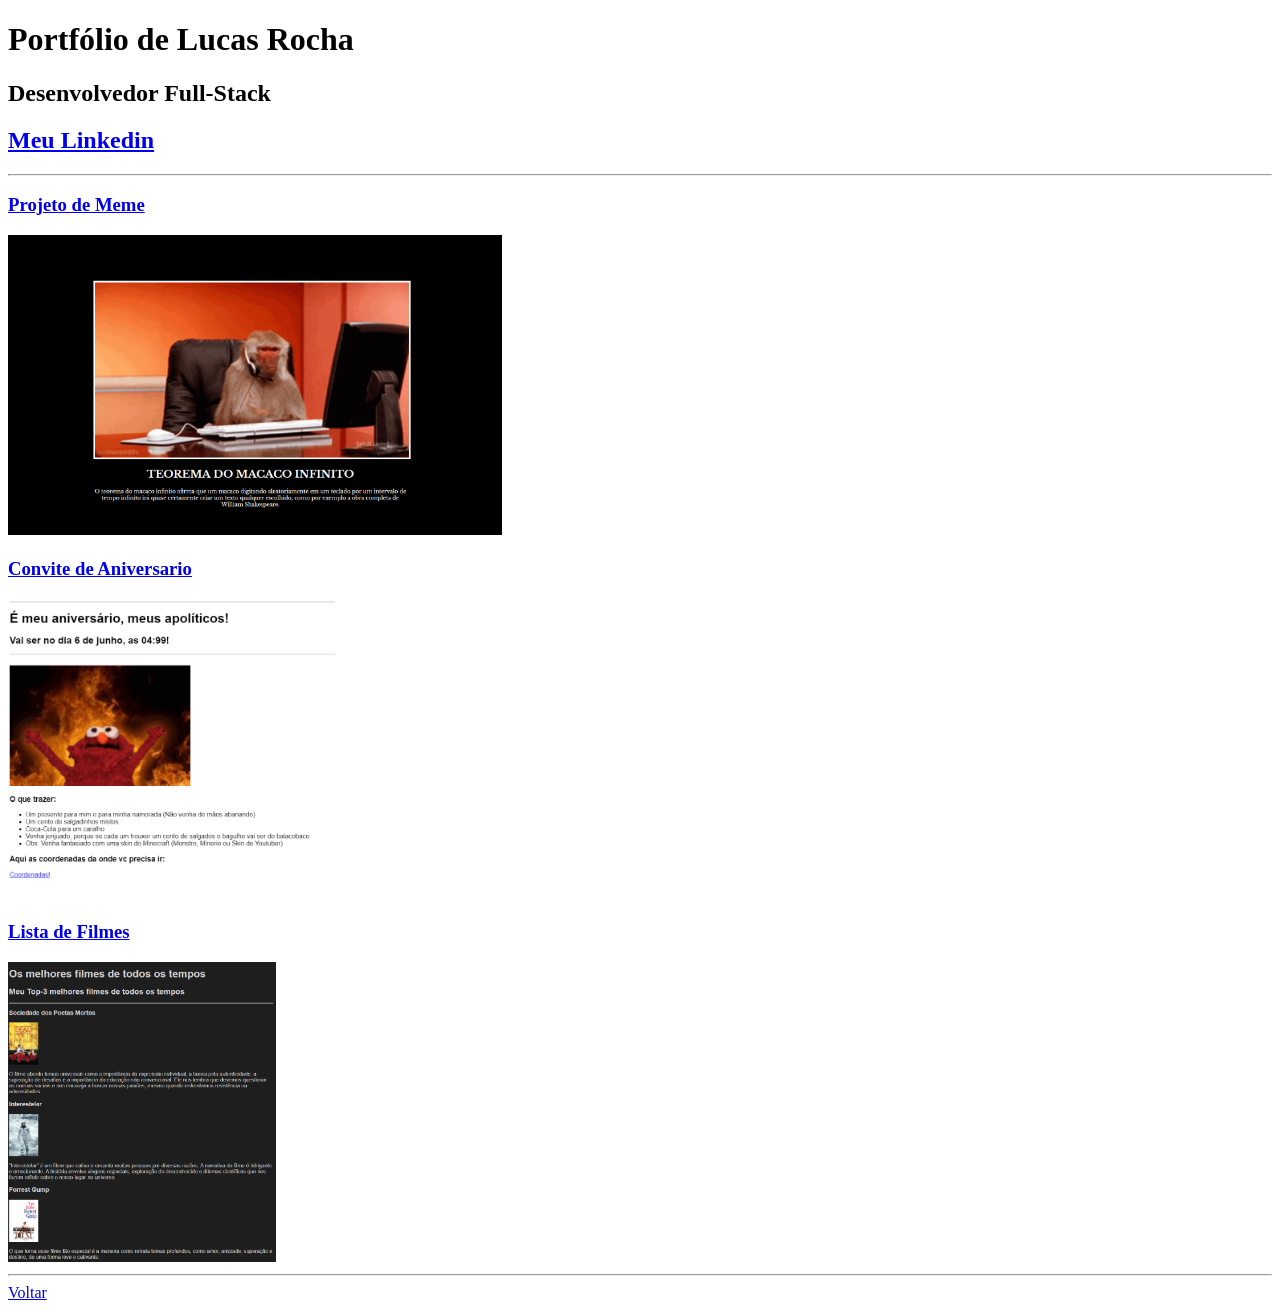
<file: 4.3 HTML Porfolio Project/index.html>
<!DOCTYPE html>
<html lang="pt-br">

<head>
  <meta charset="UTF-8">
  <meta http-equiv="X-UA-Compatible" content="IE=edge">
  <meta name="viewport" content="width=device-width, initial-scale=1.0">
  <link rel="stylesheet" href="style.css">
  <title>Lucas Rocha</title>
</head>

<body>
  <h1>Portfólio de Lucas Rocha</h1>
  <h2>Desenvolvedor Full-Stack</h2>
  <a href="https://www.linkedin.com/in/lucas-rocha-dos-santos-3baa8120b/" target="_blank">
    <h2>Meu Linkedin</h2>
  </a>
  <hr>
  <a href="./public/Motivation Meme Project/index.html">
    <h3>Projeto de Meme</h3>
  </a>
  <img src="./assets/images/meme.jpeg" alt="Projeto de Meme">


  <a href="public/birthday invite/index.html" target="_blank">
    <h3>Convite de Aniversario</h3>
  </a>
  <img src="./assets/images/birthday-invite.png" alt="Projeto de convite para aniversário">

  <a href="./public/movie-ranking/index.html" target="_blank">
    <h3>Lista de Filmes</h3>
  </a>
  <img src="./assets/images/movie-ranking.png" alt="Projeto de Lista de Filmes"></a>

  <hr>
  <a href="../index.html">Voltar</a>

</body>

</html>
</file>
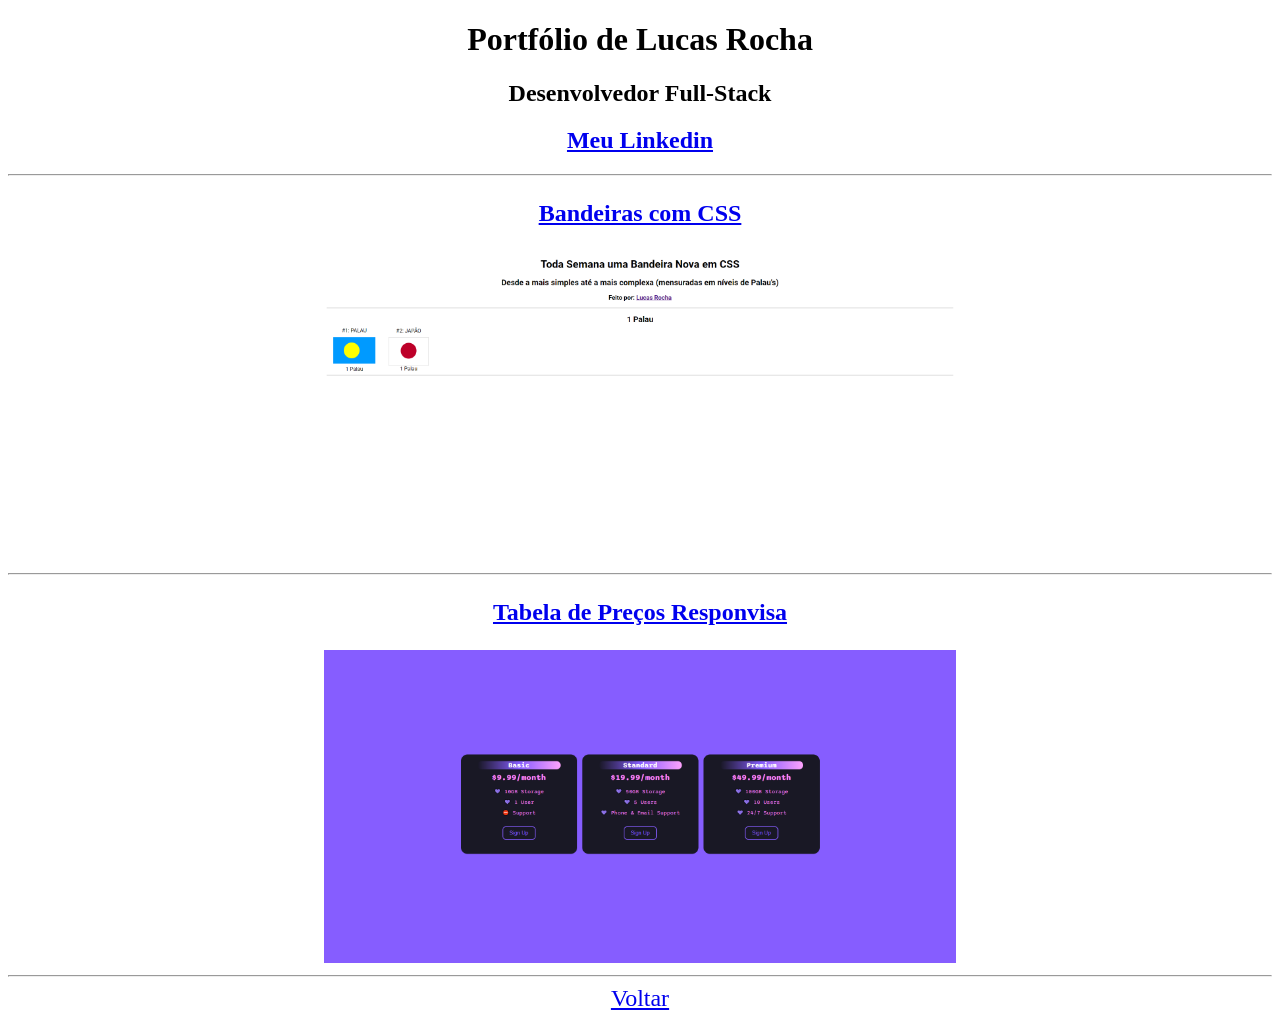
<file: projetos/index.html>
<!DOCTYPE html>
<html lang="pt-br">

<head>
  <meta charset="UTF-8">
  <meta http-equiv="X-UA-Compatible" content="IE=edge">
  <meta name="viewport" content="width=device-width, initial-scale=1.0">
  <link rel="stylesheet" href="style.css">
  <title>Lucas Rocha</title>
</head>

<body>
  <div class="intro">
    <h1>Portfólio de Lucas Rocha</h1>
    <h2>Desenvolvedor Full-Stack</h2>
    <a href="https://www.linkedin.com/in/lucas-rocha-dos-santos-3baa8120b/" target="_blank">
      <h2>Meu Linkedin</h2>
    </a>
  </div>
  <hr>
  <div class="projeto">
    <a href="./public/CSS Flags/index.html"><h3>Bandeiras com CSS</h3></a>
    <a href="./public/CSS Flags/index.html"><img src="./assets/images/css-flags.PNG" alt="Projeto de Bandeiras feitas com CSS"></a>
  </div>
  <hr>
  
  <div class="projeto">
    <a href="./public/Pricing Table/index.html" target="_blank">
      <h3>Tabela de Preços Responvisa</h3>
    </a>
    <a href="./public/Pricing Table/index.html""><img src="./assets/images/pracing-table.PNG" alt="Projeto de Tabela de Preços"></a></a>
  </div>
  <hr>
  <div class="back"><a href="../index.html">Voltar</a></div>

</body>

</html>
</file>
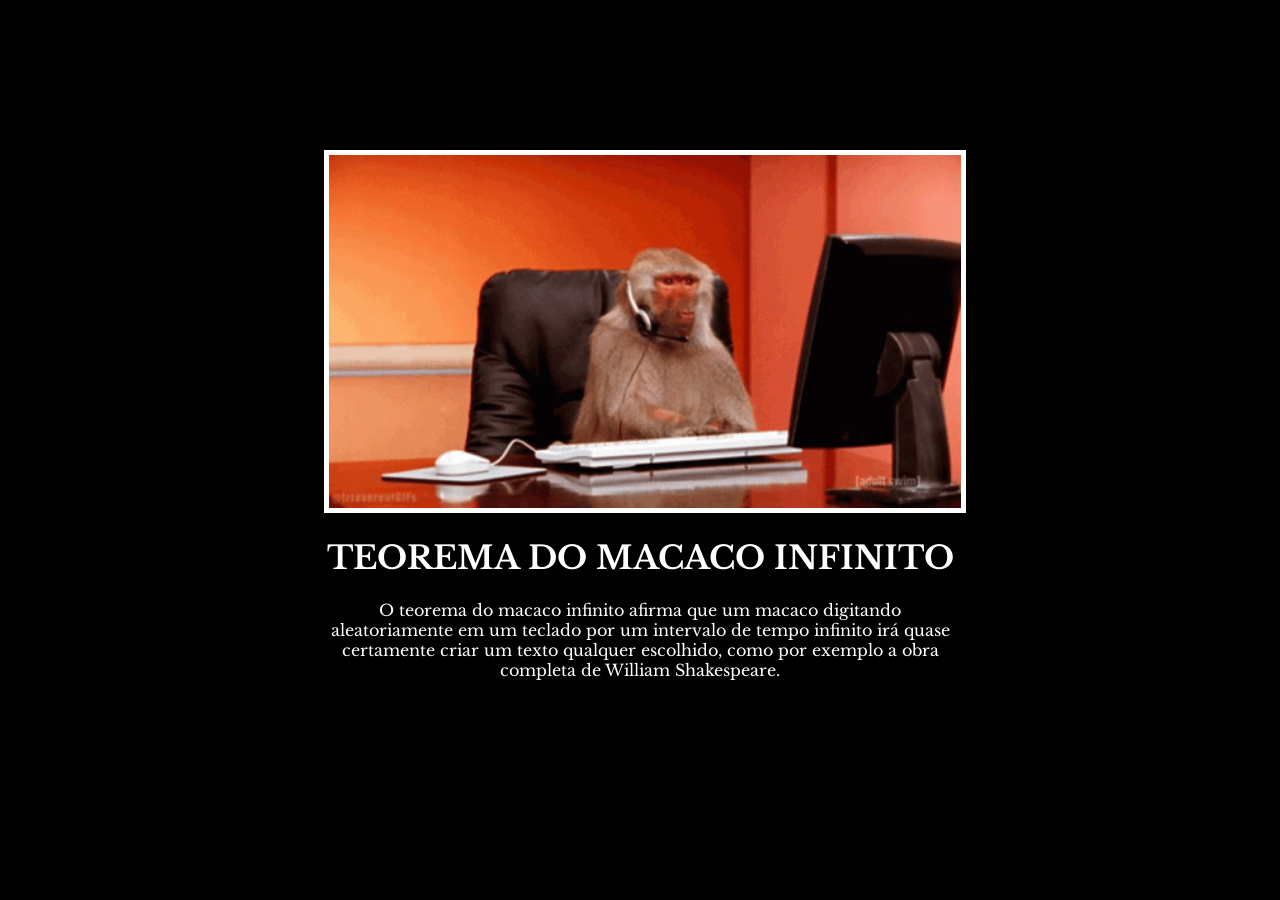
<file: public/Motivation Meme Project/index.html>
<!-- 
  TODO: Create a motivational post website.
Style it how ever you like. 
Look at the goal image for inspiration.
But it must have the following features:
1. The main h1 text should be using the Regular Libre Baskerville Font from Google Fonts:
  https://fonts.google.com/specimen/Libre+Baskerville
2. The text should be white and background black.
3. Add your own image into the images folder inside assets. It should have a 5px white border.
4. The text should be center aligned.
5. Create a div to contain the h1, p and img elements. Adjust the margins so that the image and text are centered on the page. 
  Hint: You horizontally center a div by giving it a width of 50% and a margin-left of 25%.
  Hint: Set the image to have a width of 100% so it fills the div. 
6. Read about the text-transform property on MDN docs to make the h1 uppercase with CSS.
  https://developer.mozilla.org/en-US/docs/Web/CSS/text-transform 
-->

<!DOCTYPE html>
<html lang="pt-br">

<head>
  <meta charset="UTF-8">
  <meta http-equiv="X-UA-Compatible" content="IE=edge">
  <meta name="viewport" content="width=device-width, initial-scale=1.0">
  <link rel="stylesheet" href="style.css">
  <title>Teorema do Macaco Infinito</title>
  <link rel="preconnect" href="https://fonts.googleapis.com">
  <link rel="preconnect" href="https://fonts.gstatic.com" crossorigin>
  <link href="https://fonts.googleapis.com/css2?family=Libre+Baskerville:wght@400;700&display=swap" rel="stylesheet">
</head>

<body>
  <div class="container">
    <img src="./assets/images/monkey-adult-swim.gif" alt="Macaco digitando em um computador">
    <h1>Teorema do Macaco Infinito</h1>
    <p>O teorema do macaco infinito afirma que um macaco digitando aleatoriamente em um teclado por um intervalo de tempo infinito irá quase certamente criar um texto qualquer escolhido, como por exemplo a obra completa de William Shakespeare. </p>
  </div>
</body>

</html>
</file>
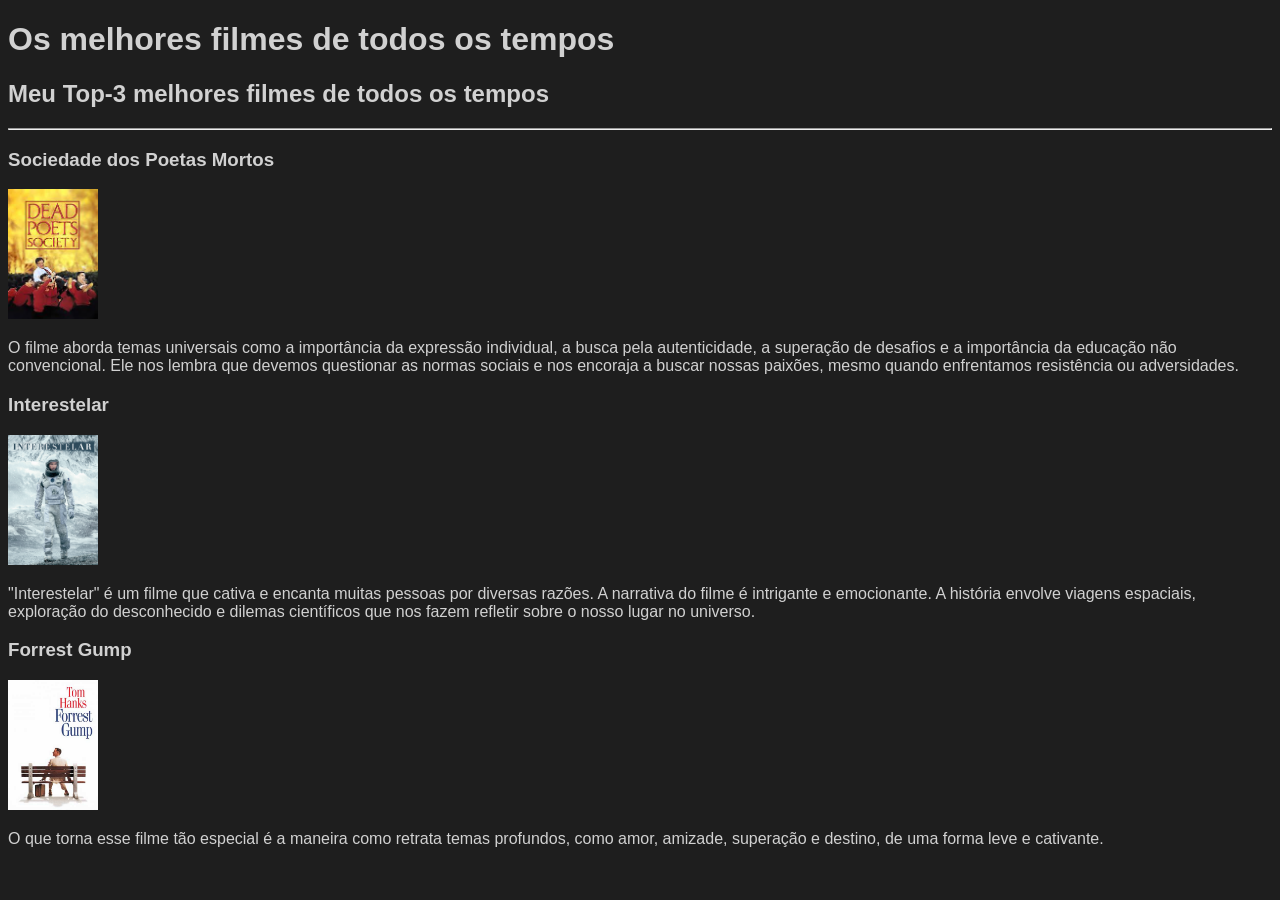
<file: public/movie-ranking/index.html>
<!DOCTYPE html>
<html lang="pt-br">

<head>
  <meta charset="UTF-8">
  <meta http-equiv="X-UA-Compatible" content="IE=edge">
  <meta name="viewport" content="width=device-width, initial-scale=1.0">
  <title>Filmes</title>
  <link rel="stylesheet" href="style.css">
</head>

<body>
  <h1>Os melhores filmes de todos os tempos</h1>
  <h2>Meu Top-3 melhores filmes de todos os tempos</h2>
  <hr>
  <h3>Sociedade dos Poetas Mortos</h3>
  <img src="./images/dead-poets-society.jpg">
  <p>O filme aborda temas universais como a importância da expressão individual, a busca pela autenticidade, a superação de desafios e a importância da educação não convencional. Ele nos lembra que devemos questionar as normas sociais e nos encoraja a buscar nossas paixões, mesmo quando enfrentamos resistência ou adversidades.</p>
  <h3>Interestelar</h3>
  <img src="./images/interestelar.jpg">
  <p>"Interestelar" é um filme que cativa e encanta muitas pessoas por diversas razões. A narrativa do filme é intrigante e emocionante. A história envolve viagens espaciais, exploração do desconhecido e dilemas científicos que nos fazem refletir sobre o nosso lugar no universo.</p>
  <h3>Forrest Gump</h3>
  <img src="./images/ForrestGumpPoster.jpg">
  <p>O que torna esse filme tão especial é a maneira como retrata temas profundos, como amor, amizade, superação e destino, de uma forma leve e cativante.</p>

</body>

</html>
</file>
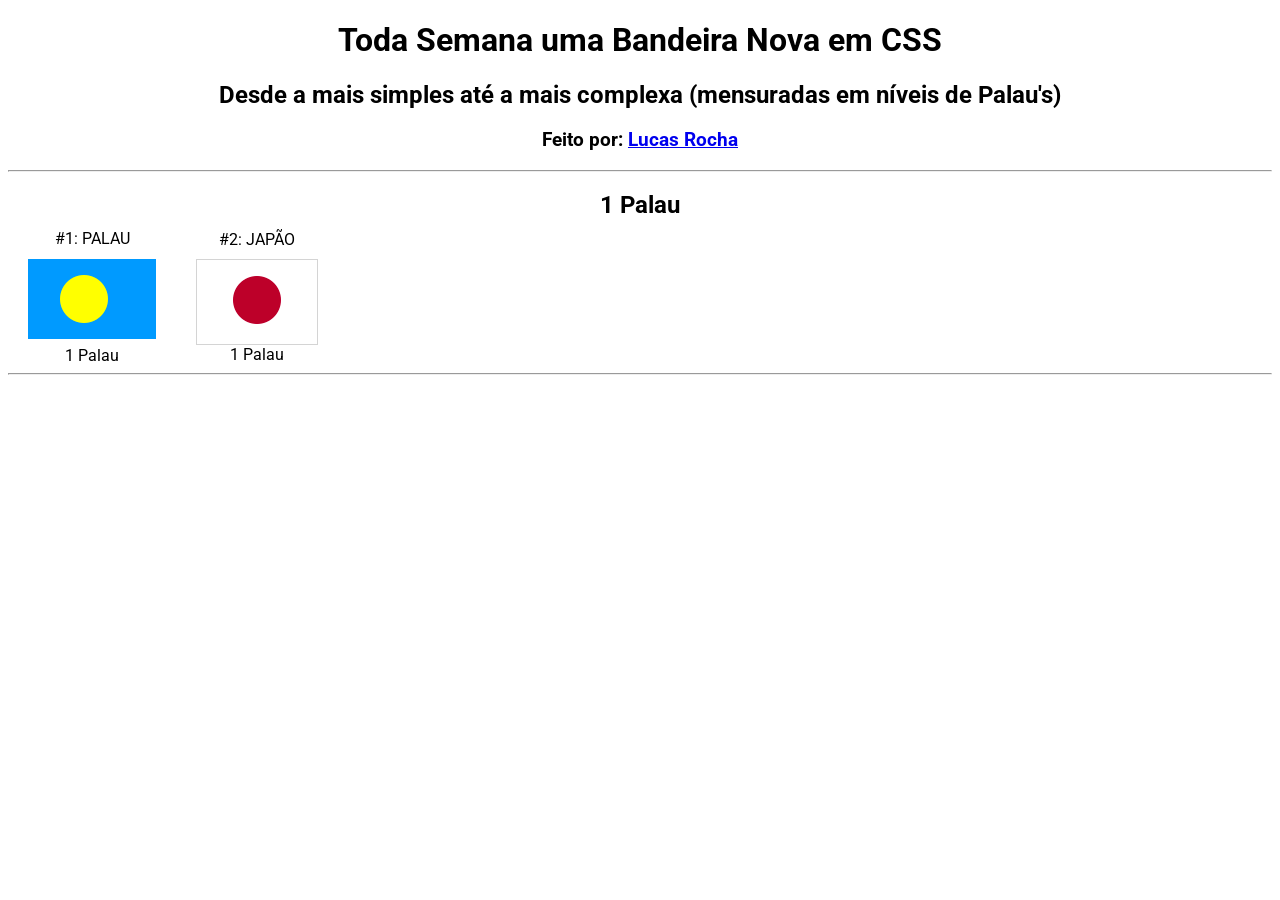
<file: projetos/public/CSS Flags/index.html>
<!DOCTYPE html>
<html lang="pt-br">
<head>
  <meta charset="UTF-8">
  <meta http-equiv="X-UA-Compatible" content="IE=edge">
  <meta name="viewport" content="width=device-width, initial-scale=1.0">
  <title>Bandeiras</title>
  <link rel="stylesheet" href="style.css">
  <link rel="preconnect" href="https://fonts.googleapis.com">
  <link rel="preconnect" href="https://fonts.gstatic.com" crossorigin>
  <link href="https://fonts.googleapis.com/css2?family=Roboto:wght@100;300;400;700&display=swap" rel="stylesheet">
</head>
<body>
  <div class="header">
    <h1>Toda Semana uma Bandeira Nova em CSS</h1>
    <h2>Desde a mais simples até a mais complexa (mensuradas em níveis de Palau's)</h2>
    <h3>Feito por: <a href="https://www.linkedin.com/in/lucas-rocha-dos-santos-3baa8120b/" target="_blank">Lucas Rocha</a></h3>
  </div>
  <hr>
  <div class="level-1">
    <h2>1 Palau</h2>
    <div class="flags-container">
      <div class="flag" id="palau">
        <a href="./Palau/index.html"><img src="./img/palau.png" alt="Bandeira de Palau"></a>
      </div>
      <div class="flag" id="japao">
        <a href="./japao/index.html"><img src="./img/japan.png" alt="Bandeira do Japao"></a>
      </div>
    </div>
  </div>
  <hr>

</body>
</html>
</file>
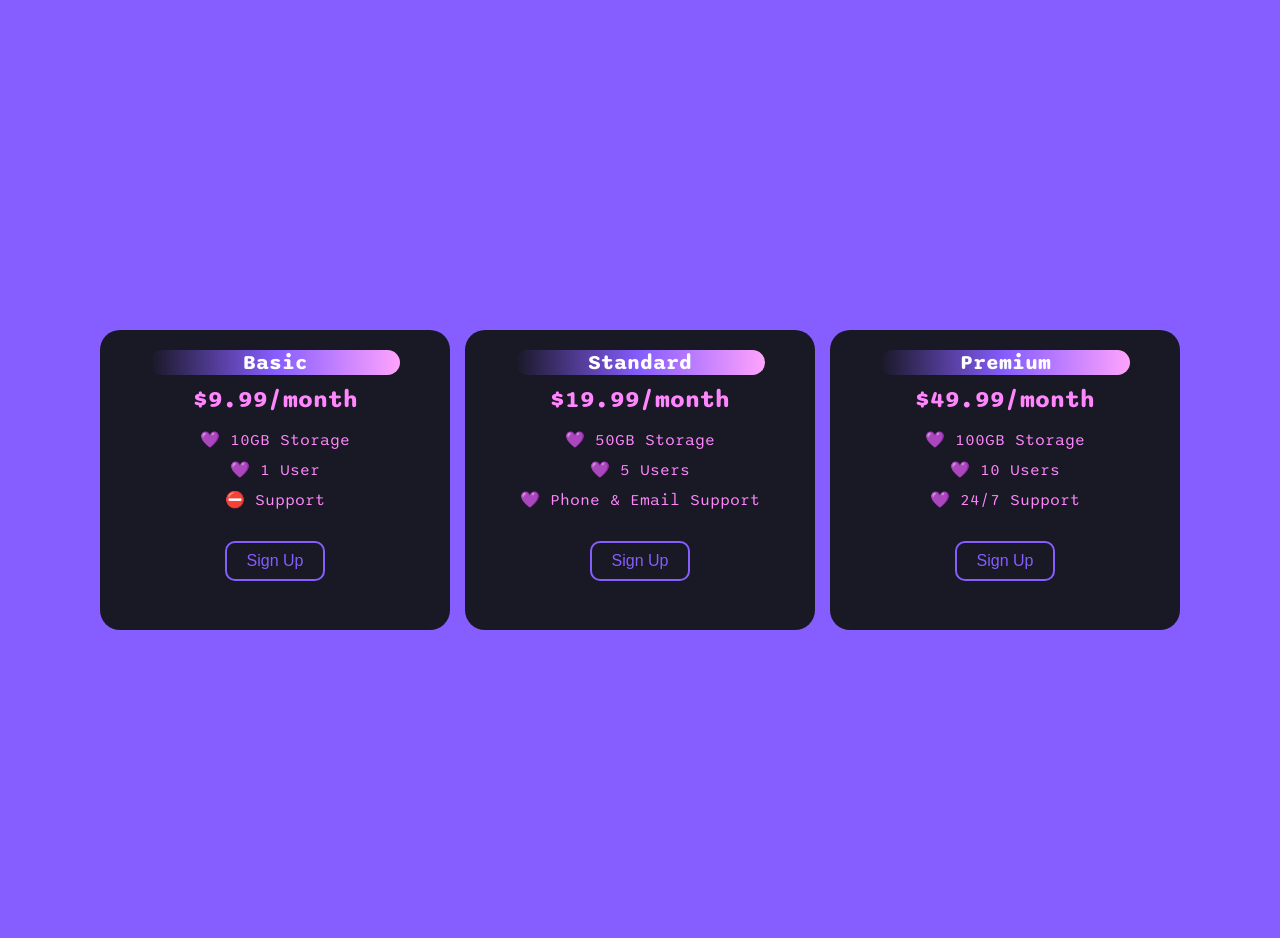
<file: projetos/public/Pricing Table/index.html>
<!DOCTYPE html>
<html>

<head>
  <title>Flexbox Pricing Table</title>
  <link rel="preconnect" href="https://fonts.googleapis.com">
  <link rel="preconnect" href="https://fonts.gstatic.com" crossorigin>
  <link href="https://fonts.googleapis.com/css2?family=Sono:wght@400;700&display=swap" rel="stylesheet">
  <style>
    body {
      font-family: 'Sono', sans-serif;
      background-color: #865DFF;
    }
    
    .pricing-container{
      display: flex;
      justify-content: center;
      align-items: center;
      margin-top: 30px;
      gap: 15px;
      height: 100vh;
    }

    .pricing-plan{
      flex-basis: 350px;
      min-height: 300px;
      background-color: #191825;
      border-radius: 20px;
      text-align: center;
      color: #ff86fd;
    }

    .plan-title{
      display: inline-block;
      width: 250px;
      border-radius: 20px;
      margin-top: 20px;
      font-weight: bold;
      color: white;
      background: linear-gradient(90deg,#191825,#865DFF, #FFA3FD);
      font-size: 1.3rem;
    }

    .plan-price{
      margin-top: 10px;
      font-weight: bold;
      font-size: 1.5rem;
    }

    .plan-features{
      display: flex;
      flex-direction: column;
      list-style: none;
      padding: 0;
      gap: 10px;
    }

    .plan-button{
      margin-top: 15px;
      height: 40px;
      width: 100px;
      color: #865DFF;
      font-size: 1rem;
      background-color: #191825;
      border: 2px solid #865DFF;
      border-radius: 10px;
    }
    /* Hint: What can you do with a media query and flexbox? */
    @media (max-width: 1250px) {
      .pricing-container{
      display: flex;
      flex-direction: column;
      gap: 15px;
      align-items: center;
    }
      
    .pricing-plan{
      min-width: 350px;
      max-height: 300px;
    }

    }
  </style>
</head>

<body>
  <div class="pricing-container">
    <div class="pricing-plan">
      <div class="plan-title">Basic</div>
      <div class="plan-price">$9.99/month</div>
      <ul class="plan-features">
        <li>💜 10GB Storage</li>
        <li>💜  1 User</li>
        <li>⛔ Support</li>
      </ul>
      <button class="plan-button">Sign Up</a>
    </div>
    <div class="pricing-plan">
      <div class="plan-title">Standard</div>
      <div class="plan-price">$19.99/month</div>
      <ul class="plan-features">
        <li>💜 50GB Storage</li>
        <li>💜 5 Users</li>
        <li>💜 Phone &amp; Email Support</li>
      </ul>
      <button class="plan-button">Sign Up</a>
    </div>
    <div class="pricing-plan">
      <div class="plan-title">Premium</div>
      <div class="plan-price">$49.99/month</div>
      <ul class="plan-features">
        <li>💜 100GB Storage</li>
        <li>💜 10 Users</li>
        <li>💜 24/7 Support</li>
      </ul>
      <button class="plan-button">Sign Up</a>
    </div>
  </div>

</body>

</html>
</file>
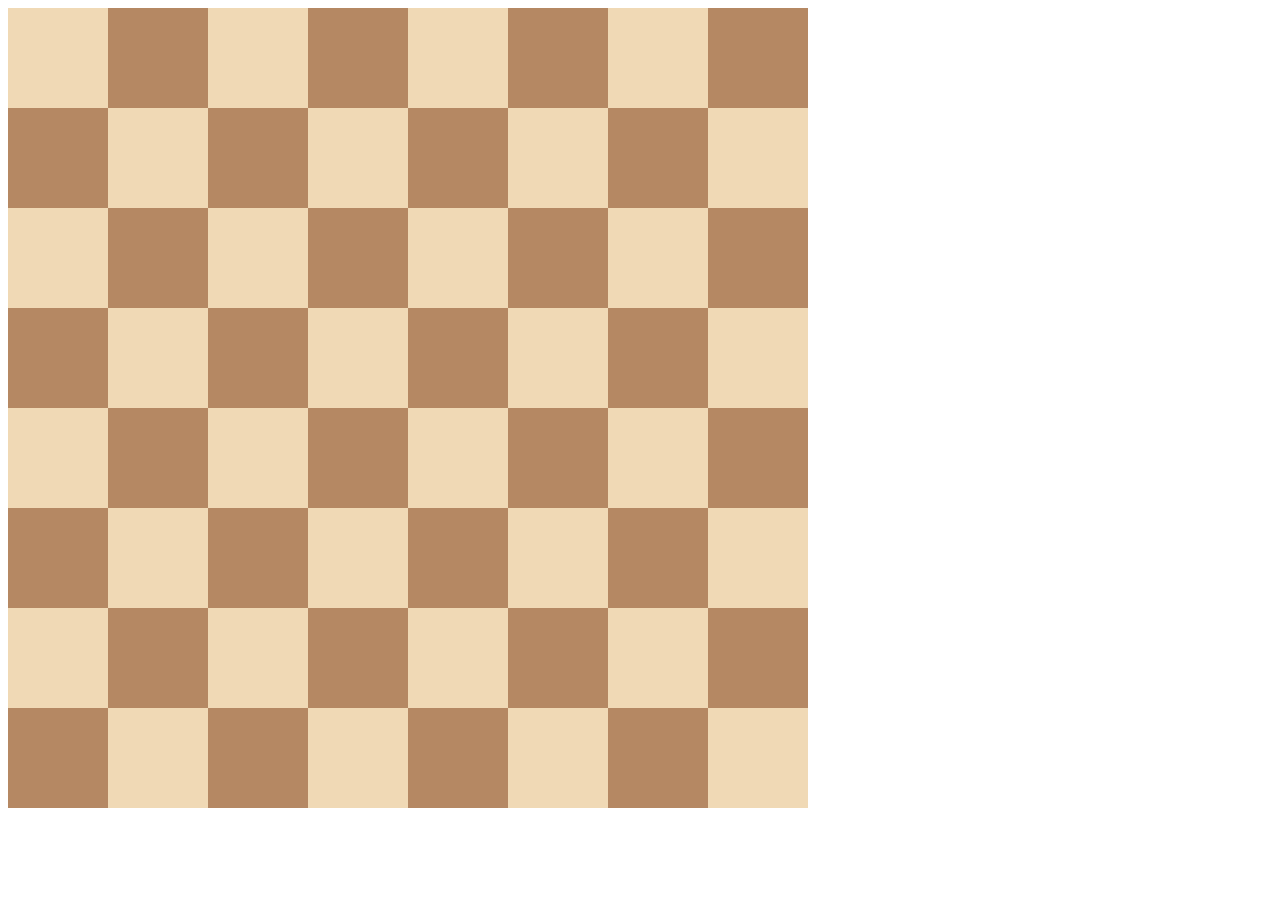
<file: projetos/public/Xadrez/index.html>
<!DOCTYPE html>
<html>

<head>
  <title>Chessboard</title>
  <style>
    /* Write your code here */
    /* Each square should be 100px by 100px */
    /* My colours for white: #f0d9b5, black: #b58863 */

    .container{
      display: grid;
      width: 800PX;
      grid-template-rows: repeat(8, 1fr);
      grid-template-columns: repeat(8, 1fr);
    }

    .container *{
      height: 100px;
      width: 100px;
    }

    .white{
      background-color: #f0d9b5;
    }
    
    .black{
      background-color: #b58863;
    }
  </style>
</head>

<body>
  <div class="container">
    <div class="white"></div>
    <div class="black"></div>
    <div class="white"></div>
    <div class="black"></div>
    <div class="white"></div>
    <div class="black"></div>
    <div class="white"></div>
    <div class="black"></div>
    <div class="black"></div>
    <div class="white"></div>
    <div class="black"></div>
    <div class="white"></div>
    <div class="black"></div>
    <div class="white"></div>
    <div class="black"></div>
    <div class="white"></div>
    <div class="white"></div>
    <div class="black"></div>
    <div class="white"></div>
    <div class="black"></div>
    <div class="white"></div>
    <div class="black"></div>
    <div class="white"></div>
    <div class="black"></div>
    <div class="black"></div>
    <div class="white"></div>
    <div class="black"></div>
    <div class="white"></div>
    <div class="black"></div>
    <div class="white"></div>
    <div class="black"></div>
    <div class="white"></div>
    <div class="white"></div>
    <div class="black"></div>
    <div class="white"></div>
    <div class="black"></div>
    <div class="white"></div>
    <div class="black"></div>
    <div class="white"></div>
    <div class="black"></div>
    <div class="black"></div>
    <div class="white"></div>
    <div class="black"></div>
    <div class="white"></div>
    <div class="black"></div>
    <div class="white"></div>
    <div class="black"></div>
    <div class="white"></div>
    <div class="white"></div>
    <div class="black"></div>
    <div class="white"></div>
    <div class="black"></div>
    <div class="white"></div>
    <div class="black"></div>
    <div class="white"></div>
    <div class="black"></div>
    <div class="black"></div>
    <div class="white"></div>
    <div class="black"></div>
    <div class="white"></div>
    <div class="black"></div>
    <div class="white"></div>
    <div class="black"></div>
    <div class="white"></div>
  </div>
</body>

</html>
</file>
<file: 4.3 HTML Porfolio Project/style.css>
img {
  height: 300px;
}

footer{
  text-align: center;
}
</file>
<file: projetos/style.css>
h3{
  font-size: 1.5rem;
}

img {
  width: 50%;
}

footer{
  text-align: center;
}

.projeto{
  text-align: center;
}

.intro{
  text-align: center;
}

.back{
  font-size: 1.5rem;
  text-align: center;
}

@media(max-width: 600px){
  h3{
    font-size: 1.2rem;
  }
  img{
    width: 100%;
  }
  .back{
    font-size: 1.2rem;
    text-align: center;
  }
}

@media(max-width: 1200px){
  h3{
    font-size: 1.5rem;
  }
  img{
    width: 100%;
  }
  .back{
    font-size: 1.2rem;
    text-align: center;
  }
}
</file>
<file: public/Motivation Meme Project/style.css>
body{
  color: white;
  background-color: black;
}

img{
  border: white solid 5px;
  width: 100%;
}

h1{
  font-family: 'Libre Baskerville', serif;
  font-weight: 700  ;
  text-align: center;
  text-transform: uppercase;
}

p{
  font-family: 'Libre Baskerville', serif;
  font-weight: 400;
  text-align: center;
}

.container{
  margin-top: 150px;
  width: 50%;
  margin-left: 25%;
}
</file>
<file: public/movie-ranking/style.css>
body{
  background-color: #1E1E1E;
  font-family: sans-serif;
}

h1,h2,h3,p{
  color: #D1D1D1;
}

img{
  height: 130px;
  width: 90px;
}
</file>
<file: projetos/public/CSS Flags/style.css>
body{
  font-family: 'Roboto', sans-serif;
}

.header{
  text-align: center;
  font-family: 'Roboto', sans-serif;
  font-weight: bold ;
}

.level-1{
  text-align: center;
}

.flags-container{
  display: flex;
}

.flag {
  margin: 20px;
  position: relative;
}

#japao{
  border: 1px solid rgb(212, 212, 212);
}


.flag::before {
  content: "#1: PALAU";
  position: absolute;
  top: -30px;
  left: 0;
  width: 100%;
  text-align: center;
  text-transform: uppercase;
}

.flag:nth-child(2)::before {
  content: "#2: JAPãO";
}

.flag::after{
  content: "1 Palau";
  position: absolute;
  width: 100%;
  bottom: -20px;
  text-align: center;
  left: 0px;

}
</file>
